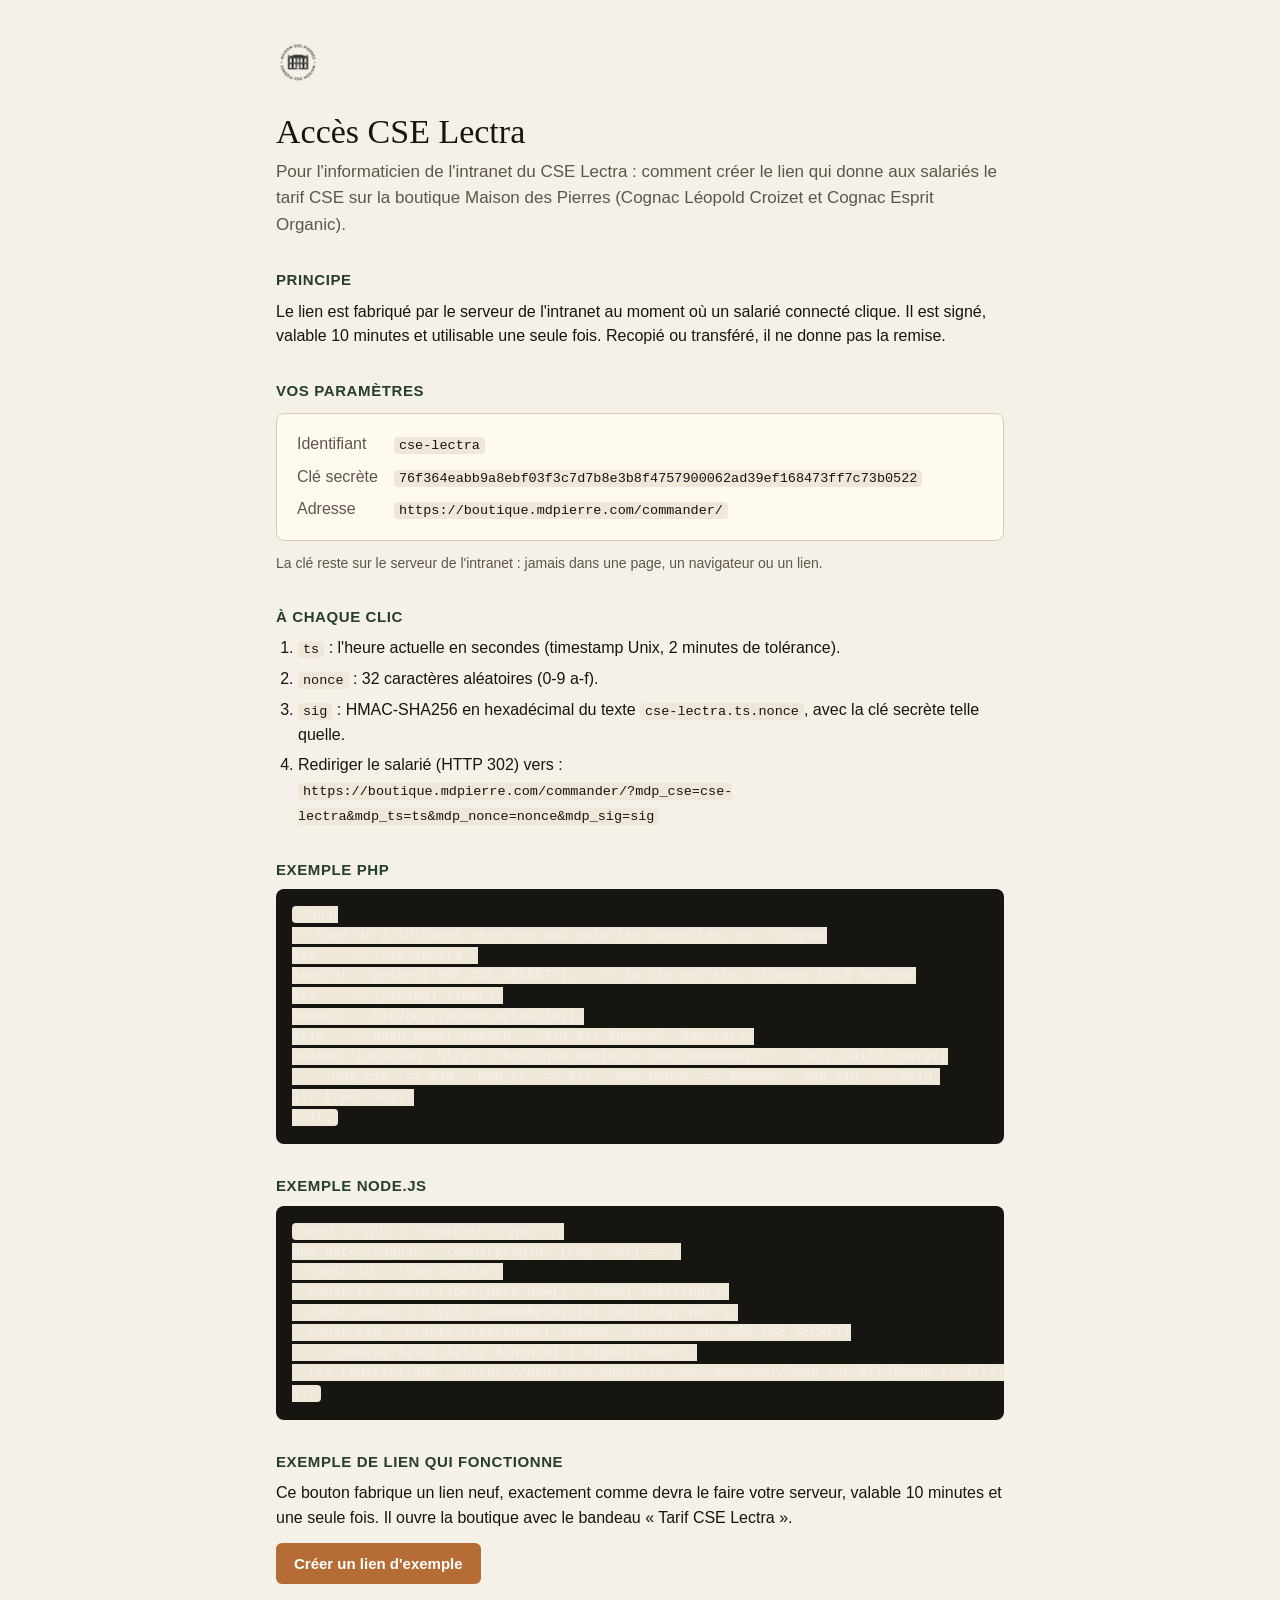
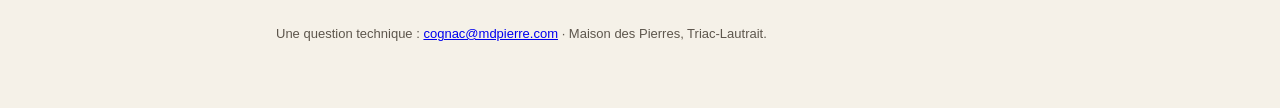
<file: acces-cse-lectra-679fab28/index.html>
<!doctype html>
<html lang="fr">
  <head>
    <meta charset="utf-8" />
    <meta name="viewport" content="width=device-width, initial-scale=1" />
    <title>Accès CSE Lectra | Maison des Pierres</title>
    <meta name="robots" content="noindex, nofollow, noarchive" />
    <meta name="referrer" content="no-referrer" />
    <link rel="icon" href="/assets/favicon.svg" type="image/svg+xml" />
    <style>
      :root{--ink:#171512;--paper:#f5f1e8;--card:#fffaf0;--line:#d7ccba;--cognac:#b66d35;--vine:#263e31;--muted:#5d564c}
      *{box-sizing:border-box}
      body{margin:0;background:var(--paper);color:var(--ink);font:16px/1.55 Inter,Arial,sans-serif}
      main{max-width:760px;margin:0 auto;padding:40px 16px 64px}
      header{display:flex;align-items:center;gap:14px;margin-bottom:28px}
      header img{height:44px;width:auto}
      h1{font:400 34px/1.15 Georgia,"Times New Roman",serif;margin:0 0 8px}
      h2{font:600 15px/1.3 Inter,Arial,sans-serif;text-transform:uppercase;letter-spacing:.04em;color:var(--vine);margin:32px 0 10px}
      p{margin:0 0 12px}.lead{color:var(--muted);font-size:17px}
      .card{background:var(--card);border:1px solid var(--line);border-radius:8px;padding:18px 20px;margin:12px 0}
      dl{display:grid;grid-template-columns:max-content 1fr;gap:8px 16px;margin:0}
      dt{color:var(--muted)}dd{margin:0;overflow-wrap:anywhere}
      code,pre{font:13.5px/1.5 ui-monospace,SFMono-Regular,Menlo,Consolas,monospace}
      code{background:#efe7d8;padding:1px 5px;border-radius:4px;overflow-wrap:anywhere}
      pre{background:var(--ink);color:#f5f1e8;padding:16px;border-radius:8px;overflow-x:auto;margin:10px 0}
      ol{padding-left:22px;margin:0}li{margin:6px 0}
      button{font:600 15px Inter,Arial,sans-serif;background:var(--cognac);color:#fff;border:0;border-radius:6px;padding:12px 18px;cursor:pointer}
      button:hover{background:#9a5a2b}
      #example{display:none;margin-top:12px}#example a{color:var(--vine);font-weight:600;overflow-wrap:anywhere}
      .note{font-size:14px;color:var(--muted)}
      footer{margin-top:40px;font-size:13px;color:var(--muted)}
    </style>
  </head>
  <body>
    <main>
      <header><img src="/assets/maison-des-pierres-logo-original.png" alt="Maison des Pierres" /></header>
      <h1>Accès CSE Lectra</h1>
      <p class="lead">Pour l'informaticien de l'intranet du CSE Lectra : comment créer le lien qui donne aux salariés le tarif CSE sur la boutique Maison des Pierres (Cognac Léopold Croizet et Cognac Esprit Organic).</p>

      <h2>Principe</h2>
      <p>Le lien est fabriqué par le serveur de l'intranet au moment où un salarié connecté clique. Il est signé, valable 10 minutes et utilisable une seule fois. Recopié ou transféré, il ne donne pas la remise.</p>

      <h2>Vos paramètres</h2>
      <div class="card"><dl>
        <dt>Identifiant</dt><dd><code id="cse-id">cse-lectra</code></dd>
        <dt>Clé secrète</dt><dd><code id="cse-secret">76f364eabb9a8ebf03f3c7d7b8e3b8f4757900062ad39ef168473ff7c73b0522</code></dd>
        <dt>Adresse</dt><dd><code>https://boutique.mdpierre.com/commander/</code></dd>
      </dl></div>
      <p class="note">La clé reste sur le serveur de l'intranet : jamais dans une page, un navigateur ou un lien.</p>

      <h2>À chaque clic</h2>
      <ol>
        <li><code>ts</code> : l'heure actuelle en secondes (timestamp Unix, 2 minutes de tolérance).</li>
        <li><code>nonce</code> : 32 caractères aléatoires (0-9 a-f).</li>
        <li><code>sig</code> : HMAC-SHA256 en hexadécimal du texte <code>cse-lectra.ts.nonce</code>, avec la clé secrète telle quelle.</li>
        <li>Rediriger le salarié (HTTP 302) vers :<br /><code>https://boutique.mdpierre.com/commander/?mdp_cse=cse-lectra&amp;mdp_ts=ts&amp;mdp_nonce=nonce&amp;mdp_sig=sig</code></li>
      </ol>

      <h2>Exemple PHP</h2>
      <pre><code>&lt;?php
// Page de l'intranet réservée aux salariés connectés, ex. /cognac
$id     = 'cse-lectra';
$secret = getenv('MDP_CSE_SECRET');   // la clé secrète, stockée côté serveur
$ts     = (string) time();
$nonce  = bin2hex(random_bytes(16));
$sig    = hash_hmac('sha256', "$id.$ts.$nonce", $secret);
header('Location: https://boutique.mdpierre.com/commander/?' . http_build_query([
    'mdp_cse' =&gt; $id, 'mdp_ts' =&gt; $ts, 'mdp_nonce' =&gt; $nonce, 'mdp_sig' =&gt; $sig,
]), true, 302);
exit;</code></pre>

      <h2>Exemple Node.js</h2>
      <pre><code>const crypto = require('crypto');
app.get('/cognac', requireLogin, (req, res) =&gt; {
  const id = 'cse-lectra';
  const ts = Math.floor(Date.now() / 1000).toString();
  const nonce = crypto.randomBytes(16).toString('hex');
  const sig = crypto.createHmac('sha256', process.env.MDP_CSE_SECRET)
    .update(`${id}.${ts}.${nonce}`).digest('hex');
  res.redirect(302, `https://boutique.mdpierre.com/commander/?mdp_cse=${id}&amp;mdp_ts=${ts}&amp;mdp_nonce=${nonce}&amp;mdp_sig=${sig}`);
});</code></pre>

      <h2>Exemple de lien qui fonctionne</h2>
      <p>Ce bouton fabrique un lien neuf, exactement comme devra le faire votre serveur, valable 10 minutes et une seule fois. Il ouvre la boutique avec le bandeau « Tarif CSE Lectra ».</p>
      <button type="button" id="make">Créer un lien d'exemple</button>
      <div id="example" class="card"><p><a id="example-link" href="#" target="_blank" rel="noreferrer">Ouvrir la boutique avec le tarif CSE Lectra</a></p><pre><code id="example-url"></code></pre></div>

      <footer>Une question technique : <a href="mailto:cognac@mdpierre.com">cognac@mdpierre.com</a> · Maison des Pierres, Triac-Lautrait.</footer>
    </main>
    <script>
      document.getElementById('make').addEventListener('click', async function () {
        var id = document.getElementById('cse-id').textContent.trim();
        var secret = document.getElementById('cse-secret').textContent.trim();
        var enc = new TextEncoder();
        var ts = Math.floor(Date.now() / 1000).toString();
        var raw = crypto.getRandomValues(new Uint8Array(16));
        var nonce = Array.from(raw, function (b) { return b.toString(16).padStart(2, '0'); }).join('');
        var key = await crypto.subtle.importKey('raw', enc.encode(secret), { name: 'HMAC', hash: 'SHA-256' }, false, ['sign']);
        var mac = await crypto.subtle.sign('HMAC', key, enc.encode(id + '.' + ts + '.' + nonce));
        var sig = Array.from(new Uint8Array(mac), function (b) { return b.toString(16).padStart(2, '0'); }).join('');
        var url = 'https://boutique.mdpierre.com/commander/?mdp_cse=' + encodeURIComponent(id) + '&mdp_ts=' + ts + '&mdp_nonce=' + nonce + '&mdp_sig=' + sig;
        document.getElementById('example-link').href = url;
        document.getElementById('example-url').textContent = url;
        document.getElementById('example').style.display = 'block';
      });
    </script>
  </body>
</html>
</file>
